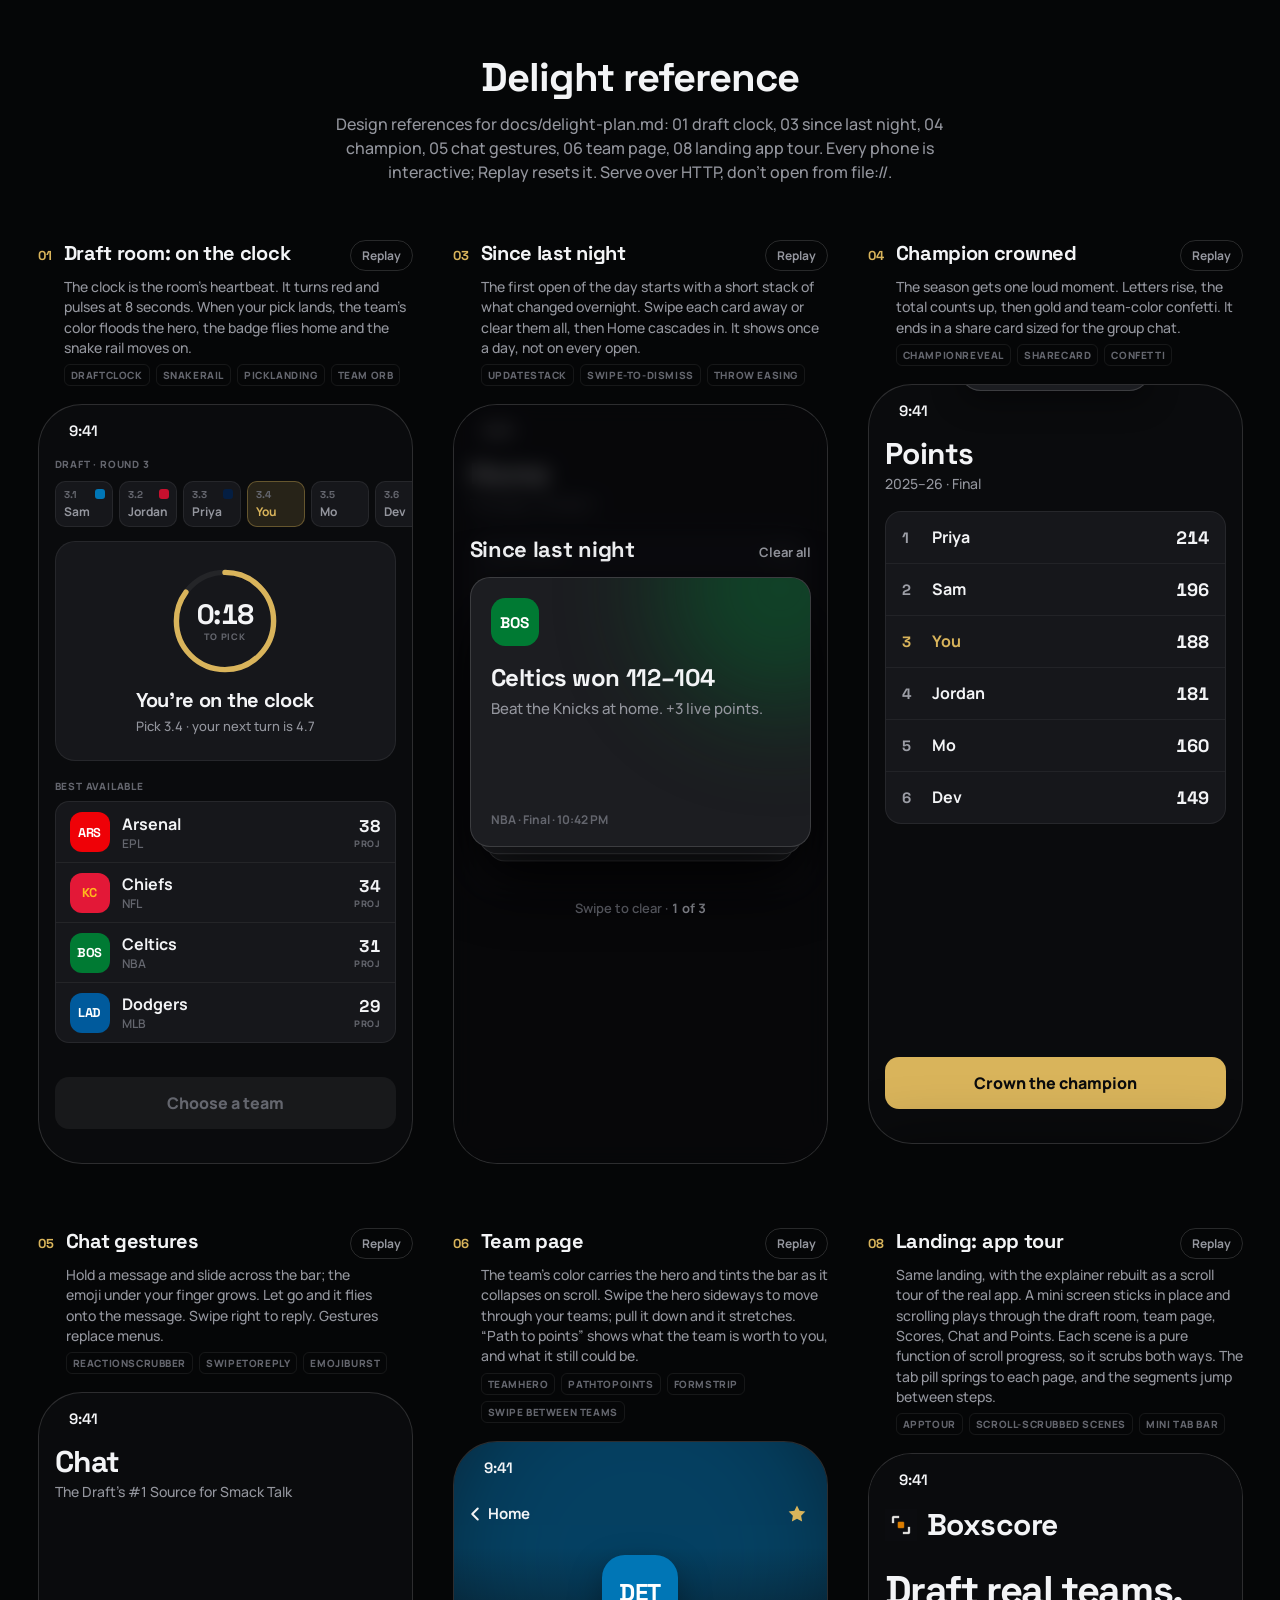
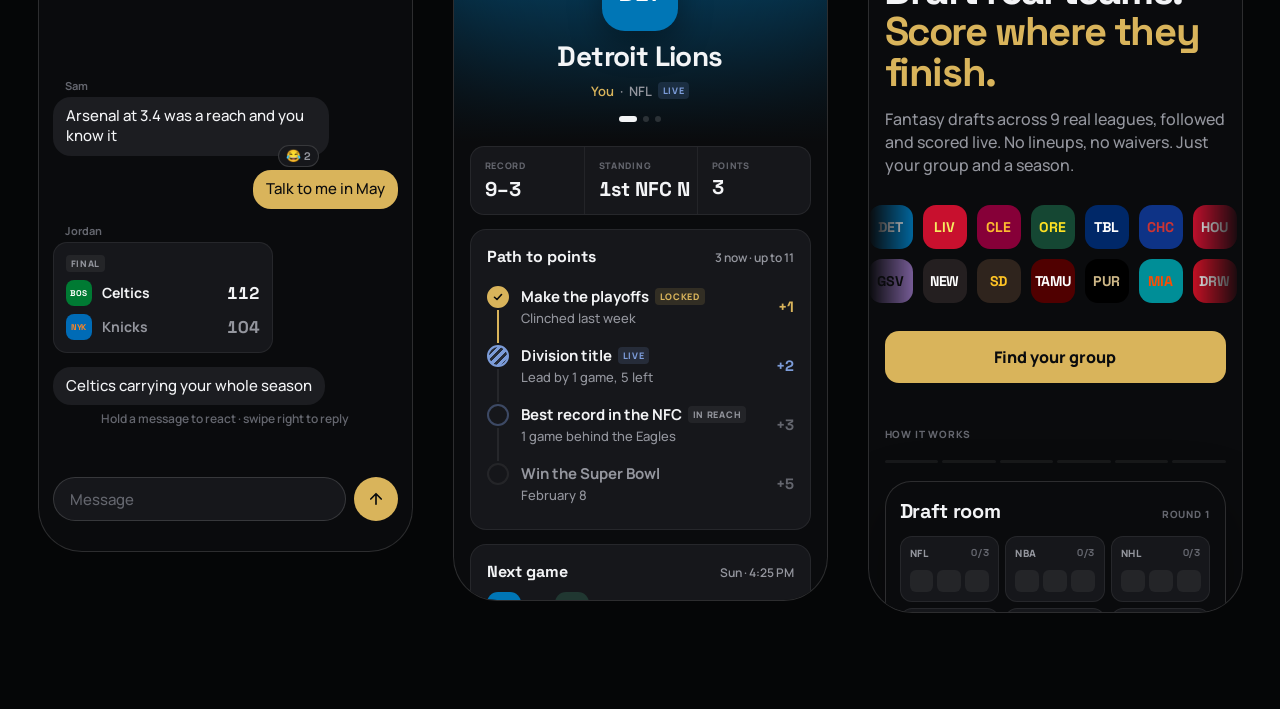
<file: docs/delight-reference/delight-reference.html>
<!DOCTYPE html>
<html lang="en">
<head>
<meta charset="utf-8">
<meta name="viewport" content="width=device-width,initial-scale=1">
<title>Delight reference · Boxscore</title>
<link rel="stylesheet" href="ds/styles.css">
<link rel="stylesheet" href="delight-2.css">
<link rel="stylesheet" href="delight-3.css">
<style>
*{box-sizing:border-box}
body{margin:0;background:#050607;color:var(--text);font-family:Manrope,sans-serif;-webkit-font-smoothing:antialiased}
a{color:var(--accent)}a:hover{color:var(--text)}
button{font:inherit;color:inherit;background:none;border:0;padding:0;cursor:pointer}
.dl-page{max-width:2100px;margin:0 auto;padding:56px 32px 96px}
.dl-intro{max-width:620px;margin:0 auto 56px;text-align:center}
.dl-intro h1{font:700 40px/1.1 'Space Grotesk';letter-spacing:-1px;margin:0 0 12px}
.dl-intro p{font:500 16px/1.5 Manrope;color:var(--text-sub);margin:0;text-wrap:pretty}
.dl-grid{display:flex;flex-wrap:wrap;gap:64px 40px;justify-content:center}
.dl-proto{width:375px;display:flex;flex-direction:column;gap:18px}
.dl-meta{display:grid;grid-template-columns:auto 1fr auto;gap:6px 12px;align-items:baseline}
.dl-num{font:700 13px 'Space Grotesk';color:var(--accent)}
.dl-meta h2{font:700 20px/1.2 'Space Grotesk';margin:0;letter-spacing:-.3px}
.dl-replay{font:700 12px Manrope;color:var(--text-sub);padding:6px 11px;border:1px solid var(--hairline-strong);border-radius:99px;transition:color 200ms,transform 120ms var(--ease-out)}
.dl-replay:hover{color:var(--text)}.dl-replay:active{transform:scale(.95)}
.dl-meta p{grid-column:2/4;margin:0;font:500 14px/1.45 Manrope;color:var(--text-sub);text-wrap:pretty}
.dl-new{grid-column:2/4;display:flex;flex-wrap:wrap;gap:6px}
.dl-new span{font:800 10px Manrope;letter-spacing:.06em;text-transform:uppercase;color:var(--text-mute);border:1px solid var(--hairline);border-radius:6px;padding:3px 6px}
.dl-phone{position:relative;width:375px;height:760px;border-radius:44px;overflow:hidden;background:var(--bg);border:1px solid var(--hairline-strong);user-select:none;-webkit-user-select:none;isolation:isolate}
.dl-status{height:48px;padding:16px 30px 0;font:600 15px 'Space Grotesk'}
.dl-title{font:700 30px/1.1 'Space Grotesk';letter-spacing:-.5px;margin:4px 16px 0}
.dl-sub{font:500 14px Manrope;color:var(--text-sub);margin:4px 16px 0}
.dl-label{font:800 10px Manrope;letter-spacing:.08em;text-transform:uppercase;color:var(--text-mute);padding:0 16px;margin:18px 0 8px}
.dl-badge{--s:40px;width:var(--s);height:var(--s);border-radius:calc(var(--s)*.3);background:var(--c1);color:var(--c2);display:grid;place-items:center;font:700 calc(var(--s)*.32) 'Space Grotesk';letter-spacing:-.02em;flex:none}
.dl-btn{width:100%;height:52px;border-radius:14px;background:var(--accent-fill);color:var(--on-accent);font:800 16px Manrope;display:flex;align-items:center;justify-content:center;gap:8px;transition:transform 120ms var(--ease-out),background 200ms,color 200ms}
.dl-btn:active{transform:scale(.97)}
.dl-btn:disabled{background:var(--fill-soft);color:var(--text-mute);cursor:default}
.dl-btn.ghost,.dl-btn.ghost:disabled{background:transparent;border:1px solid var(--hairline-strong);color:var(--text-sub)}
.dl-live{width:7px;height:7px;border-radius:50%;background:var(--live);animation:status-dot-pulse 1.4s infinite}
.dl-tag{font:800 9px Manrope;letter-spacing:.08em;text-transform:uppercase;padding:2px 5px;border-radius:4px;background:var(--fill-soft);color:var(--text-sub)}
.dl-tag.gold{background:var(--accent-soft);color:var(--accent)}
.dl-fly{position:absolute;z-index:50;pointer-events:none;display:grid;place-items:center;transform-origin:center}
.dl-odo{display:inline-flex}
.dl-odo-d{display:inline-block;height:1.1em;overflow:hidden;line-height:1.1}
.dl-odo-col{display:flex;flex-direction:column;transition:transform 800ms var(--ease-spring)}
@keyframes dl-rise{from{opacity:0;transform:translateY(14px)}}
@keyframes dl-pop{from{transform:scale(0)}}
@keyframes dl-ring{0%{box-shadow:0 0 0 0 var(--accent)}100%{box-shadow:0 0 0 16px transparent}}

/* 01 Draft */
.dr-strip{padding:2px 0 0 16px;overflow:hidden}
.dr-rail{display:flex;gap:6px;transition:transform 600ms var(--ease-out)}
.dr-slot{flex:none;width:58px;height:46px;border-radius:10px;background:var(--surface);border:1px solid var(--hairline);padding:6px 8px;display:flex;flex-direction:column;justify-content:space-between;position:relative;transition:background 320ms,border-color 320ms}
.dr-pk{font:700 10px 'Space Grotesk';color:var(--text-mute)}
.dr-nm{font:700 12px Manrope;color:var(--text-sub)}
.dr-slot.now{border-color:var(--accent-border);background:var(--accent-soft)}
.dr-slot.now .dr-nm{color:var(--accent)}
.dr-mini{position:absolute;top:7px;right:7px;width:10px;height:10px;border-radius:3px}
.dr-slot.pop .dr-mini{animation:dl-pop 500ms var(--ease-spring)}
.dr-hero{position:relative;margin:14px 16px 0;height:220px;border-radius:20px;background:var(--surface);border:1px solid var(--hairline);overflow:hidden;display:flex;flex-direction:column;align-items:center;justify-content:center;gap:12px}
.dr-flood{position:absolute;left:50%;top:42%;width:420px;height:420px;margin:-210px 0 0 -210px;border-radius:50%;background:var(--tc1,transparent);filter:blur(60px);opacity:0;transform:scale(.2);transition:opacity 700ms var(--ease-out),transform 1100ms var(--ease-out)}
.dr-hero.landed .dr-flood{opacity:.5;transform:scale(1)}
.dr-clock{position:relative;width:108px;height:108px;transition:opacity 260ms,transform 400ms var(--ease-out)}
.dr-clock svg{width:100%;height:100%;transform:rotate(-90deg)}
.dr-track{fill:none;stroke:var(--fill-soft);stroke-width:6}
.dr-ring{fill:none;stroke:var(--accent);stroke-width:6;stroke-linecap:round;stroke-dasharray:339.3;transition:stroke-dashoffset 1000ms linear,stroke 300ms}
.dr-time{position:absolute;inset:0;display:grid;place-content:center;text-align:center;gap:2px}
.dr-time b{font:700 28px/1 'Space Grotesk';font-variant-numeric:tabular-nums;letter-spacing:-.5px;transition:color 300ms}
.dr-time span{font:800 9px Manrope;letter-spacing:.08em;text-transform:uppercase;color:var(--text-mute)}
.dr-hero.hurry .dr-ring{stroke:var(--live)}
.dr-hero.hurry .dr-time b{color:var(--live)}
.dr-hero.hurry .dr-clock{animation:dr-beat 1s var(--ease-out) infinite}
@keyframes dr-beat{0%{transform:scale(1)}12%{transform:scale(1.05)}35%{transform:scale(1)}}
.dr-head{text-align:center;transition:opacity 260ms,transform 400ms var(--ease-out)}
.dr-head h3{margin:0;font:700 20px 'Space Grotesk';letter-spacing:-.3px}
.dr-head p{margin:4px 0 0;font:500 13px Manrope;color:var(--text-sub)}
.dr-hero.landed .dr-clock,.dr-hero.landed .dr-head{opacity:0;transform:scale(.85)}
.dr-landed{position:absolute;inset:0;display:flex;flex-direction:column;align-items:center;justify-content:center;gap:6px;text-align:center;pointer-events:none}
.dr-lb{margin-bottom:8px}
.dr-lb.ring .dl-badge{animation:dl-ring 900ms var(--ease-out)}
.dr-lt,.dr-ls,.dr-next{opacity:0}
.dr-lt{font:700 24px 'Space Grotesk';letter-spacing:-.4px}
.dr-ls{font:600 13px Manrope;color:var(--text-sub)}
.dr-next{font:700 11px Manrope;color:var(--text);margin-top:8px;padding:4px 10px;border-radius:99px;background:rgba(var(--hero-fade-rgb),.55)}
.dr-landed.in .dr-lt{opacity:1;animation:dl-rise 500ms var(--ease-out) both}
.dr-landed.in .dr-ls{opacity:1;animation:dl-rise 500ms 90ms var(--ease-out) both}
.dr-landed .dr-next{opacity:1;animation:dl-rise 500ms var(--ease-out) both}
.dr-list{margin:0 16px;border:1px solid var(--hairline);border-radius:14px;background:var(--surface);overflow:hidden}
.dr-row{display:flex;align-items:center;gap:12px;width:100%;padding:0 14px;height:60px;text-align:left;border-top:1px solid var(--divider);overflow:hidden;transition:background 200ms,opacity 260ms,height 380ms var(--ease-out)}
.dr-row:first-child{border-top:0}
.dr-row:hover{background:var(--hover)}
.dr-row.sel{background:var(--accent-soft)}
.dr-row.sel .dr-tn b{color:var(--accent)}
.dr-row.gone{height:0;opacity:0;border-top-color:transparent}
.dr-tn{flex:1;display:flex;flex-direction:column}
.dr-tn b{font:700 16px Manrope;transition:color 200ms}
.dr-tn small{font:600 12px Manrope;color:var(--text-mute)}
.dr-pr{font:700 17px 'Space Grotesk';font-variant-numeric:tabular-nums;text-align:right;display:flex;flex-direction:column}
.dr-pr small{font:800 9px Manrope;letter-spacing:.06em;text-transform:uppercase;color:var(--text-mute)}
.dr-cta{position:absolute;left:16px;right:16px;bottom:34px}

/* 02 Rank */
.rk-slot{margin:14px 16px 0;height:44px}
.rk-trigger{width:100%;height:44px;border-radius:10px;border:1px dashed var(--hairline-strong);color:var(--text-sub);font:700 13px Manrope;transition:color 200ms,border-color 200ms}
.rk-trigger:hover{color:var(--accent);border-color:var(--accent-border)}
.rk-banner{height:44px;padding:0 12px;border-radius:10px;background:var(--accent-soft);border:1px solid var(--accent-border);color:var(--accent);font:600 13px Manrope;display:flex;gap:10px;align-items:center;animation:dl-rise 420ms var(--ease-out)}
.rk-banner .dl-badge{border-radius:6px}
.rk-list{margin:12px 16px 0;border:1px solid var(--hairline);border-radius:16px;background:var(--surface);position:relative}
.rk-row{display:grid;grid-template-columns:20px 1fr auto;gap:6px 12px;align-items:center;padding:11px 14px;border-top:1px solid var(--lb-divider);background:var(--surface);position:relative}
.rk-row:first-child{border-top-color:transparent;border-radius:15px 15px 0 0}
.rk-row:last-child{border-radius:0 0 15px 15px}
.rk-row.me{background:color-mix(in srgb,var(--accent) 7%,var(--surface));box-shadow:inset 0 0 0 1px var(--lb-accent-wash-border)}
.rk-row.lift{z-index:3;box-shadow:inset 0 0 0 1px var(--lb-accent-wash-border),0 14px 34px rgba(0,0,0,.55);border-radius:12px}
.rk-row.flash{animation:just-scored 1000ms var(--ease-out)}
.rk-rank{font:700 15px 'Space Grotesk';color:var(--lb-rank-mid);grid-row:1/3}
.rk-row.me .rk-rank{color:var(--accent)}
.rk-nm{display:flex;align-items:center;gap:8px;font:700 15px Manrope;color:var(--lb-ink-2)}
.rk-pts{font:700 18px 'Space Grotesk';font-variant-numeric:tabular-nums;grid-row:1/3;grid-column:3;justify-content:flex-end;min-width:44px}
.rk-bar{height:6px;border-radius:3px;background:var(--fill-soft);display:flex;overflow:hidden}
.rk-bar i{display:block;height:100%;transition:width 900ms var(--ease-out)}
.rk-bar .lk{background:var(--accent)}.rk-bar .lv{background:var(--live-stripe)}
.rk-d{font:800 10px Manrope;border-radius:5px;padding:2px 5px;animation:dl-pop 500ms var(--ease-spring)}
.rk-d.up{color:var(--win);background:var(--win-soft)}.rk-d.dn{color:var(--text-mute);background:var(--fill-soft)}
.rk-race{position:relative;margin:0 16px;height:124px;border:1px solid var(--hairline);border-radius:16px;background:var(--surface);padding:6px 0}
.rk-race svg{position:absolute;left:0;top:6px;width:290px;height:112px;overflow:visible}
.rk-race polyline,.rk-race path{fill:none;stroke-linecap:round;stroke-linejoin:round}
.rk-seg{stroke-dasharray:1;stroke-dashoffset:1;transition:stroke-dashoffset 700ms var(--ease-out)}
.rk-seg.on{stroke-dashoffset:0}
.rk-lbl{position:absolute;left:296px;font:700 11px Manrope;color:var(--text-mute);transform:translateY(-50%);transition:top 700ms var(--ease-spring)}
.rk-lbl.me{color:var(--accent)}
.rk-dot{transition:opacity 300ms}

/* 03 Daily open */
.do-hd{display:flex;align-items:center;gap:10px}
.do-pill{margin-top:6px;font:800 11px Manrope;color:var(--accent);background:var(--accent-soft);border:1px solid var(--accent-border);border-radius:99px;padding:4px 10px;opacity:0;transform:scale(.4);transition:opacity 300ms,transform 500ms var(--ease-spring)}
.do-pill.on{opacity:1;transform:none}
.do-home{margin:18px 16px 0;border:1px solid var(--hairline);border-radius:20px;background:var(--surface);overflow:hidden}
.do-lh{display:flex;justify-content:space-between;padding:14px 16px 6px;font:800 10px Manrope;letter-spacing:.08em;text-transform:uppercase;color:var(--text-mute)}
.do-row{display:flex;align-items:center;gap:12px;padding:10px 16px;border-top:1px solid var(--divider);opacity:0}
.do-row:nth-child(2){border-top-color:transparent}
.do-row b{flex:1;font:700 16px Manrope}
.do-row em{font:700 16px 'Space Grotesk';font-style:normal;font-variant-numeric:tabular-nums}
.do-home.in .do-row{opacity:1;animation:bx-row-in 520ms var(--ease-out) both;animation-delay:calc(var(--i)*45ms)}
.do-scrim{position:absolute;inset:0;background:rgba(var(--overlay-rgb),.7);backdrop-filter:blur(10px);-webkit-backdrop-filter:blur(10px);transition:opacity 450ms var(--ease-out);z-index:5}
.do-wrap{position:absolute;left:16px;right:16px;top:130px;z-index:6;transition:opacity 300ms,transform 450ms var(--ease-out)}
.do-k{display:flex;justify-content:space-between;align-items:baseline;margin-bottom:14px}
.do-k span{font:700 22px 'Space Grotesk';letter-spacing:-.3px}
.do-clear{font:700 13px Manrope;color:var(--text-sub)}.do-clear:hover{color:var(--text)}
.do-stack{position:relative;height:270px}
.do-card{position:absolute;inset:0;border-radius:20px;background:var(--surface-2);border:1px solid var(--hairline-strong);padding:20px;overflow:hidden;box-shadow:0 24px 64px rgba(0,0,0,.5);touch-action:none;cursor:grab;transform:translateY(130%);opacity:0;transition:transform 600ms var(--ease-out),opacity 400ms}
.do-card:active{cursor:grabbing}
.do-orb{position:absolute;width:240px;height:240px;right:-90px;top:-110px;border-radius:50%;background:var(--c1);filter:blur(56px);opacity:.42;pointer-events:none}
.do-card h4{margin:18px 0 6px;font:700 24px/1.15 'Space Grotesk';letter-spacing:-.4px;position:relative}
.do-card p{margin:0;font:500 15px/1.4 Manrope;color:var(--text-sub);position:relative;text-wrap:pretty}
.do-m{position:absolute;left:20px;right:20px;bottom:18px;display:flex;gap:8px;align-items:center;font:700 12px Manrope;color:var(--text-mute)}
.do-hint{margin-top:52px;text-align:center;font:600 13px Manrope;color:var(--text-mute)}
.do-hint b{color:var(--text-sub);font-variant-numeric:tabular-nums}
.do-done .do-scrim{opacity:0;pointer-events:none}
.do-done .do-wrap{opacity:0;transform:translateY(-20px);pointer-events:none}

/* 04 Champion */
.ch-table{margin:18px 16px 0;border:1px solid var(--hairline);border-radius:16px;background:var(--surface)}
.ch-tr{display:flex;align-items:center;gap:14px;padding:14px 16px;border-top:1px solid var(--lb-divider)}
.ch-tr:first-child{border-top:0}
.ch-tr span{width:16px;font:700 15px 'Space Grotesk';color:var(--lb-rank-mid)}
.ch-tr b{flex:1;font:700 16px Manrope}
.ch-tr em{font:700 18px 'Space Grotesk';font-style:normal;font-variant-numeric:tabular-nums}
.ch-tr.me b,.ch-tr.me span{color:var(--accent)}
.ch-stage{position:absolute;inset:0;z-index:10;background:var(--bg);opacity:0;pointer-events:none;transition:opacity 500ms var(--ease-out);overflow:hidden}
.ch-stage.on{opacity:1;pointer-events:auto}
.ch-stage canvas{position:absolute;inset:0;width:100%;height:100%;z-index:2;pointer-events:none}
.ch-orb{position:absolute;left:50%;top:34%;width:460px;height:460px;margin:-230px 0 0 -230px;border-radius:50%;background:radial-gradient(closest-side,#C8102E,transparent 70%);opacity:0;transform:scale(.3);transition:opacity 1200ms var(--ease-out),transform 1600ms var(--ease-out)}
.ch-stage.p2 .ch-orb{opacity:.45;transform:scale(1)}
.ch-in{position:absolute;inset:0;display:flex;flex-direction:column;align-items:center;padding:150px 24px 0;text-align:center}
.ch-k{font:800 11px Manrope;letter-spacing:.08em;text-transform:uppercase;color:var(--accent);opacity:0}
.ch-name{font:700 64px/1 'Space Grotesk';letter-spacing:-2px;margin-top:14px;display:flex;overflow:hidden;padding-bottom:4px}
.ch-name span{display:inline-block;transform:translateY(110%)}
.ch-total{margin-top:20px;display:flex;flex-direction:column;align-items:center;gap:6px;opacity:0}
.ch-total b{font:700 88px/1 'Space Grotesk';letter-spacing:-3px;font-variant-numeric:tabular-nums;color:var(--accent)}
.ch-total b.pop{animation:ch-pop 600ms var(--ease-spring)}
@keyframes ch-pop{40%{transform:scale(1.08)}}
.ch-total span{font:600 14px Manrope;color:var(--text-sub)}
.ch-teams{display:flex;gap:10px;margin-top:30px}
.ch-t{display:flex;flex-direction:column;align-items:center;gap:6px;opacity:0;transform:translateY(-24px) scale(.6)}
.ch-t span{font:700 12px 'Space Grotesk';color:var(--text-sub);font-variant-numeric:tabular-nums}
.ch-act{position:absolute;left:16px;right:16px;bottom:34px;display:flex;flex-direction:column;gap:10px;opacity:0;transform:translateY(16px);transition:opacity 400ms,transform 500ms var(--ease-out)}
.ch-stage.p1 .ch-k{opacity:1;animation:dl-rise 500ms var(--ease-out) both}
.ch-stage.p1 .ch-name span{transform:none;transition:transform 640ms var(--ease-out);transition-delay:calc(120ms + var(--i)*55ms)}
.ch-stage.p2 .ch-total{opacity:1;animation:dl-rise 500ms var(--ease-out) both}
.ch-stage.p3 .ch-t{opacity:1;transform:none;transition:opacity 300ms,transform 600ms var(--ease-spring);transition-delay:calc(var(--i)*70ms)}
.ch-stage.p4 .ch-act{opacity:1;transform:none}
.ch-toast{position:absolute;left:50%;top:56px;z-index:40;transform:translate(-50%,-90px);padding:10px 16px;border-radius:99px;background:var(--surface-2);border:1px solid var(--hairline-strong);font:700 13px Manrope;white-space:nowrap;box-shadow:0 10px 30px rgba(0,0,0,.4);transition:transform 500ms var(--ease-spring)}
.ch-toast.on{transform:translate(-50%,0)}
.ch-veil{position:absolute;inset:0;z-index:29;background:var(--overlay);opacity:0;pointer-events:none;transition:opacity 400ms}
.ch-veil.on{opacity:1;pointer-events:auto}
.ch-sheet{position:absolute;left:0;right:0;bottom:0;z-index:30;transform:translateY(105%);transition:transform 520ms var(--ease-sheet);background:var(--sheet);border-radius:28px 28px 0 0;padding:10px 20px 34px;box-shadow:0 -20px 60px rgba(0,0,0,.5);display:flex;flex-direction:column;align-items:center}
.ch-sheet.open{transform:none}
.ch-grab{width:36px;height:5px;border-radius:3px;background:var(--hairline-strong)}
.ch-sheet h3{margin:14px 0 16px;font:700 20px 'Space Grotesk';align-self:flex-start}
.ch-card{position:relative;width:240px;height:300px;border-radius:20px;background:#0A0B0D;border:1px solid rgba(255,255,255,.1);overflow:hidden;padding:18px;display:flex;flex-direction:column;color:#F3F4F6;margin-bottom:20px}
.ch-corb{position:absolute;width:260px;height:260px;left:-60px;top:-120px;border-radius:50%;background:#C8102E;filter:blur(60px);opacity:.5}
.ch-logo{position:relative;display:flex;align-items:center;gap:6px}.ch-logo img{width:16px;height:16px}.ch-logo span{font:700 13px 'Space Grotesk';letter-spacing:-.2px}
.ch-ck{position:relative;margin-top:auto;font:800 9px Manrope;letter-spacing:.08em;text-transform:uppercase;color:#D9B45B}
.ch-cn{position:relative;font:700 40px/1 'Space Grotesk';letter-spacing:-1.2px;margin-top:6px}
.ch-cp{position:relative;font:600 12px Manrope;color:#94969E;margin-top:6px}
.ch-race{position:relative;width:100%;height:46px;margin-top:14px;overflow:visible}
.ch-race polyline{fill:none;stroke-linecap:round;stroke-linejoin:round}
.ch-draw{stroke-dasharray:1;stroke-dashoffset:1}
.ch-sheet.open .ch-draw{stroke-dashoffset:0;transition:stroke-dashoffset 1100ms 300ms var(--ease-out)}
.ch-cb{position:relative;display:flex;gap:5px;margin-top:14px}
.ch-cb .dl-badge{border-radius:7px}
.ch-cf{position:relative;font:600 10px Manrope;color:#64666E;margin-top:10px}

/* 05 Chat */
.ct-thread{position:absolute;top:118px;bottom:146px;left:0;right:0;padding:0 14px;display:flex;flex-direction:column;justify-content:flex-end;gap:14px}
.ct-msg{display:flex;flex-direction:column;align-items:flex-start;max-width:80%;position:relative;transform:translateX(var(--sw,0px));transition:transform 360ms var(--ease-spring),opacity 260ms,filter 260ms}
.ct-msg.swiping{transition:none}
.ct-msg.mine{align-self:flex-end;align-items:flex-end}
.ct-who{font:700 11px Manrope;color:var(--text-mute);margin:0 0 4px 12px}
.ct-bub{padding:9px 13px;border-radius:18px;background:var(--surface-2);font:500 15px/1.38 Manrope;touch-action:pan-y;cursor:pointer;transition:transform 260ms var(--ease-spring)}
.ct-msg.mine .ct-bub{background:var(--accent-fill);color:var(--on-accent)}
.ct-bub.press{transform:scale(.97)}
.ct-msg.hot .ct-bub{transform:scale(1.05)}
.ct-thread.focus .ct-msg:not(.hot){opacity:.22;filter:blur(1.5px)}
.ct-game{background:var(--surface);border:1px solid var(--hairline);border-radius:14px;width:220px;padding:12px;display:flex;flex-direction:column;gap:8px}
.ct-gr{display:flex;align-items:center;gap:10px}
.ct-gr .dl-badge{border-radius:8px}
.ct-gr b{flex:1;font:700 14px Manrope}
.ct-gr em{font:700 17px 'Space Grotesk';font-style:normal;font-variant-numeric:tabular-nums}
.ct-gr.lose b,.ct-gr.lose em{color:var(--text-sub)}
.ct-rx{position:absolute;bottom:-11px;right:10px;display:flex;align-items:center;gap:3px;padding:2px 7px;border-radius:99px;background:var(--surface);border:1px solid var(--hairline-strong);font:700 11px 'Space Grotesk';color:var(--text-sub);z-index:2}
.ct-msg.mine .ct-rx{right:auto;left:10px}
.ct-rx i{font-style:normal;font-size:12px;letter-spacing:-2px;padding-right:2px}
.ct-rx.pop{animation:ch-pop 500ms var(--ease-spring)}
.ct-arrow{position:absolute;left:-34px;top:50%;width:26px;height:26px;margin-top:-13px;border-radius:50%;background:var(--surface-2);display:grid;place-items:center;color:var(--text-sub);opacity:0;transition:transform 300ms var(--ease-spring),background 200ms,color 200ms}
.ct-arrow.tick{transform:scale(1.15);background:var(--accent-soft);color:var(--accent)}
.ct-bar{position:absolute;z-index:20;display:flex;gap:2px;padding:6px 8px;border-radius:99px;background:var(--sheet);border:1px solid var(--hairline-strong);box-shadow:0 14px 40px rgba(0,0,0,.5);animation:ct-bar-in 380ms var(--ease-spring);transform-origin:center bottom}
@keyframes ct-bar-in{from{opacity:0;transform:translateY(10px) scale(.7)}}
.ct-bar.out{opacity:0;transform:scale(.85);transition:opacity 180ms,transform 180ms}
.ct-bar span{width:34px;height:36px;display:grid;place-items:center;font-size:24px;line-height:1;cursor:pointer;transform-origin:center bottom;transition:transform 160ms var(--ease-out)}
.ct-mini{position:absolute;z-index:55;font-size:16px;pointer-events:none}
.ct-hint{position:absolute;left:0;right:0;bottom:124px;text-align:center;font:600 12px Manrope;color:var(--text-mute)}
.ct-replying{position:absolute;left:14px;right:14px;bottom:86px;height:30px;display:flex;align-items:center;justify-content:space-between;padding:0 6px 0 12px;font:600 12px Manrope;color:var(--text-sub);border-radius:10px;background:var(--surface);border:1px solid var(--hairline);opacity:0;transform:translateY(12px);transition:opacity 220ms,transform 380ms var(--ease-spring);pointer-events:none}
.ct-replying b{color:var(--accent)}
.ct-replying.on{opacity:1;transform:none;pointer-events:auto}
.ct-replying button{width:24px;height:24px;display:grid;place-items:center;color:var(--text-mute)}
.ct-comp{position:absolute;left:14px;right:14px;bottom:30px;display:flex;gap:8px}
.ct-input{flex:1;height:44px;border-radius:22px;background:var(--surface);border:1px solid var(--hairline-strong);padding:0 16px;display:flex;align-items:center;font:500 15px Manrope;color:var(--text-mute)}
.ct-send{width:44px;height:44px;border-radius:50%;background:var(--accent-fill);color:var(--on-accent);display:grid;place-items:center}
@media (prefers-reduced-motion:reduce){.dl-phone *,.dl-phone *::before{animation-duration:1ms!important;transition-duration:1ms!important;animation-delay:0ms!important;transition-delay:0ms!important}}
</style>
</head>
<body>
<main class="dl-page">
<header class="dl-intro"><h1>Delight reference</h1><p>Design references for docs/delight-plan.md: 01 draft clock, 03 since last night, 04 champion, 05 chat gestures, 06 team page, 08 landing app tour. Every phone is interactive; Replay resets it. Serve over HTTP, don’t open from file://.</p></header>
<div class="dl-grid">
<article class="dl-proto" data-screen-label="01 Draft clock"><div class="dl-meta"><span class="dl-num">01</span><h2>Draft room: on the clock</h2><button class="dl-replay" data-replay="draft">Replay</button><p>The clock is the room’s heartbeat. It turns red and pulses at 8 seconds. When your pick lands, the team’s color floods the hero, the badge flies home and the snake rail moves on.</p><div class="dl-new"><span>DraftClock</span><span>SnakeRail</span><span>PickLanding</span><span>Team orb</span></div></div><div class="dl-phone" id="p-draft"></div></article>
<article class="dl-proto" data-screen-label="03 Daily open"><div class="dl-meta"><span class="dl-num">03</span><h2>Since last night</h2><button class="dl-replay" data-replay="daily">Replay</button><p>The first open of the day starts with a short stack of what changed overnight. Swipe each card away or clear them all, then Home cascades in. It shows once a day, not on every open.</p><div class="dl-new"><span>UpdateStack</span><span>Swipe-to-dismiss</span><span>Throw easing</span></div></div><div class="dl-phone" id="p-daily"></div></article>
<article class="dl-proto" data-screen-label="04 Champion"><div class="dl-meta"><span class="dl-num">04</span><h2>Champion crowned</h2><button class="dl-replay" data-replay="champ">Replay</button><p>The season gets one loud moment. Letters rise, the total counts up, then gold and team-color confetti. It ends in a share card sized for the group chat.</p><div class="dl-new"><span>ChampionReveal</span><span>ShareCard</span><span>Confetti</span></div></div><div class="dl-phone" id="p-champ"></div></article>
<article class="dl-proto" data-screen-label="05 Chat gestures"><div class="dl-meta"><span class="dl-num">05</span><h2>Chat gestures</h2><button class="dl-replay" data-replay="chat">Replay</button><p>Hold a message and slide across the bar; the emoji under your finger grows. Let go and it flies onto the message. Swipe right to reply. Gestures replace menus.</p><div class="dl-new"><span>ReactionScrubber</span><span>SwipeToReply</span><span>EmojiBurst</span></div></div><div class="dl-phone" id="p-chat"></div></article>
<article class="dl-proto" data-screen-label="06 Team page"><div class="dl-meta"><span class="dl-num">06</span><h2>Team page</h2><button class="dl-replay" data-replay2="team">Replay</button><p>The team’s color carries the hero and tints the bar as it collapses on scroll. Swipe the hero sideways to move through your teams; pull it down and it stretches. “Path to points” shows what the team is worth to you, and what it still could be.</p><div class="dl-new"><span>TeamHero</span><span>PathToPoints</span><span>FormStrip</span><span>Swipe between teams</span></div></div><div class="dl-phone" id="p-team"></div></article>
<article class="dl-proto" data-screen-label="08 Landing app tour"><div class="dl-meta"><span class="dl-num">08</span><h2>Landing: app tour</h2><button class="dl-replay" data-replay3="tour">Replay</button><p>Same landing, with the explainer rebuilt as a scroll tour of the real app. A mini screen sticks in place and scrolling plays through the draft room, team page, Scores, Chat and Points. Each scene is a pure function of scroll progress, so it scrubs both ways. The tab pill springs to each page, and the segments jump between steps.</p><div class="dl-new"><span>AppTour</span><span>Scroll-scrubbed scenes</span><span>Mini tab bar</span></div></div><div class="dl-phone" id="p-tour"></div></article>
</div>
</main>
<script src="delight.js"></script>
<script src="delight-2.js"></script>
<script src="delight-3.js"></script>
</body>
</html>
</file>
<file: docs/delight-reference/ds/styles.css>
@import url('tokens/fonts.css');
@import url('tokens/colors.css');
@import url('tokens/typography.css');
@import url('tokens/spacing.css');
@import url('tokens/motion.css');
@import url('tokens/base.css');
@import url('components/components.css');
</file>
<file: docs/delight-reference/delight-2.css>
.dl-scroll{position:absolute;inset:0;overflow-y:auto;overflow-x:hidden;scrollbar-width:none;overscroll-behavior:contain}
.dl-scroll::-webkit-scrollbar{display:none}
.dl-top{position:absolute;top:0;left:0;right:0;z-index:8;pointer-events:none}
.dl-tag.blue{background:var(--provisional-soft);color:var(--provisional)}

/* 06 Team page */
.tp-bar{position:absolute;top:0;left:0;right:0;z-index:7;height:96px;padding:48px 8px 0;display:flex;align-items:center;gap:8px;pointer-events:none}
.tp-bar-bg{position:absolute;inset:0;background:color-mix(in srgb,var(--tc) 20%,var(--bg));border-bottom:1px solid var(--hairline);opacity:var(--p,0);transition:background 600ms var(--ease-out)}
.tp-back{position:relative;pointer-events:auto;display:flex;align-items:center;gap:2px;font:700 15px Manrope;height:44px;padding:0 8px 0 2px;border-radius:12px;transition:background 200ms}
.tp-back:hover{background:var(--hover)}
.tp-mini{position:relative;display:flex;align-items:center;gap:8px;font:700 16px 'Space Grotesk';opacity:var(--p,0);transform:translateY(calc((1 - var(--p,0))*8px))}
.tp-mini .dl-badge{border-radius:8px}
.tp-star{position:relative;margin-left:auto;pointer-events:auto;width:44px;height:44px;display:grid;place-items:center;color:var(--star-idle);transition:color 200ms}
.tp-star.on{color:var(--star-on)}
.tp-star.on svg{animation:tp-star 520ms var(--ease-spring)}
@keyframes tp-star{40%{transform:scale(1.25) rotate(-10deg)}}
.tp-hero{position:relative;height:300px;overflow:hidden;touch-action:pan-y;cursor:grab}
.tp-orb{position:absolute;left:50%;top:38%;width:520px;height:520px;margin:-260px 0 0 -260px;border-radius:50%;background:var(--tc);filter:blur(72px);opacity:.5;transition:background 700ms var(--ease-out)}
.tp-scrim{position:absolute;inset:0;background:linear-gradient(to bottom,rgba(var(--hero-fade-rgb),0) 35%,rgba(var(--hero-fade-rgb),1))}
.tp-hc{position:absolute;left:0;right:0;bottom:20px;display:flex;flex-direction:column;align-items:center;gap:10px;text-align:center;transform:translateY(calc(var(--y,0)*1px));opacity:calc(1 - var(--p,0))}
.tp-hc .dl-badge{box-shadow:0 12px 32px rgba(0,0,0,.35)}
.tp-name{font:700 28px/1.1 'Space Grotesk';letter-spacing:-.6px}
.tp-meta{display:flex;gap:6px;align-items:center;font:600 13px Manrope;color:var(--text-sub)}
.tp-meta .me{color:var(--accent)}
.tp-dots{display:flex;gap:6px;margin-top:6px;pointer-events:auto}
.tp-dots button{width:6px;height:6px;border-radius:3px;background:var(--hairline-strong);transition:width 320ms var(--ease-out),background 320ms}
.tp-dots button.on{width:18px;background:var(--text)}
.tp-body{padding:4px 16px 48px;display:flex;flex-direction:column;gap:14px}
.tp-in{animation:tp-in 520ms var(--ease-out) both;animation-delay:calc(var(--k,0)*50ms)}
@keyframes tp-in{from{opacity:0;transform:translate(calc(var(--dir,0)*40px),calc((1 - var(--dz,0))*14px))}}
.tp-stats{display:grid;grid-template-columns:repeat(3,minmax(0,1fr));border:1px solid var(--hairline);border-radius:14px;background:var(--surface)}
.tp-stat{padding:12px 14px;border-left:1px solid var(--divider)}
.tp-stat:first-child{border-left:0}
.tp-stat small{display:block;font:800 9px Manrope;letter-spacing:.08em;text-transform:uppercase;color:var(--text-mute)}
.tp-stat b{display:flex;margin-top:4px;font:700 20px 'Space Grotesk';font-variant-numeric:tabular-nums;white-space:nowrap}
.tp-card{border:1px solid var(--hairline);border-radius:16px;background:var(--surface);padding:16px}
.tp-ch{display:flex;justify-content:space-between;align-items:baseline;margin-bottom:10px;gap:10px}
.tp-ch h4{margin:0;font:700 16px 'Space Grotesk'}
.tp-ch span{font:600 12px Manrope;color:var(--text-sub)}
.tp-step{display:grid;grid-template-columns:22px 1fr auto;gap:12px;position:relative;padding:9px 0}
.tp-step:not(:last-child)::after{content:'';position:absolute;left:10px;top:33px;bottom:-7px;width:2px;background:var(--hairline);transform-origin:top}
.tp-step.locked:not(:last-child)::after{background:var(--accent);animation:tp-line 500ms var(--ease-out) both;animation-delay:calc(var(--i)*90ms + 380ms)}
@keyframes tp-line{from{transform:scaleY(0)}}
.tp-node{width:22px;height:22px;border-radius:50%;border:2px solid var(--hairline-strong);display:grid;place-items:center;position:relative;z-index:1;background:var(--surface);animation:dl-pop 460ms var(--ease-spring) both;animation-delay:calc(var(--i)*90ms + 200ms)}
.tp-step.locked .tp-node{background:var(--accent);border-color:var(--accent);color:var(--on-accent)}
.tp-step.live .tp-node{border-color:var(--provisional);background:var(--live-stripe)}
.tp-step.reach .tp-node{border-color:var(--provisional-border)}
.tp-step.off .tp-node{opacity:.45}
.tp-sl b{display:flex;align-items:center;gap:6px;font:700 15px Manrope}
.tp-sl small{display:block;margin-top:2px;font:500 13px Manrope;color:var(--text-sub)}
.tp-step.off .tp-sl b{color:var(--text-sub)}
.tp-sp{font:700 15px 'Space Grotesk';align-self:center;color:var(--text-mute)}
.tp-step.locked .tp-sp{color:var(--accent)}.tp-step.live .tp-sp{color:var(--provisional)}
.tp-next{display:flex;align-items:center;gap:10px}
.tp-next .dl-badge{border-radius:11px}
.tp-vs{font:700 12px Manrope;color:var(--text-mute)}
.tp-next b{flex:1;font:700 15px Manrope}
.tp-cd{font:700 15px 'Space Grotesk';font-variant-numeric:tabular-nums;color:var(--text-sub)}
.tp-form{display:grid;grid-template-columns:repeat(5,minmax(0,1fr));gap:8px}
.tp-fc{display:flex;flex-direction:column;align-items:center;gap:6px}
.tp-fbar{width:100%;height:60px;position:relative}
.tp-fbar::before{content:'';position:absolute;left:0;right:0;top:50%;height:1px;background:var(--divider)}
.tp-fbar i{position:absolute;left:22%;right:22%;bottom:50%;height:calc(var(--m)*1%);border-radius:4px 4px 1px 1px;background:var(--win);transform-origin:bottom;animation:tp-grow 600ms var(--ease-spring) both;animation-delay:calc(var(--i)*60ms + 300ms)}
.tp-fc.l .tp-fbar i{bottom:auto;top:50%;border-radius:1px 1px 4px 4px;background:var(--loss);transform-origin:top}
.tp-fc.d .tp-fbar i{background:var(--draw);height:4%;bottom:48%}
@keyframes tp-grow{from{transform:scaleY(0)}}
.tp-fp{font:800 10px Manrope;letter-spacing:.06em;color:var(--win)}
.tp-fc.l .tp-fp{color:var(--loss)}.tp-fc.d .tp-fp{color:var(--draw)}
.tp-fo{font:700 11px 'Space Grotesk';color:var(--text-sub);font-variant-numeric:tabular-nums}
.tp-fx{font:600 10px Manrope;color:var(--text-mute)}

/* 07 Landing */
.ld-cover{position:absolute;top:0;left:0;right:0;height:48px;z-index:8;background:var(--bg)}
.ld-in{padding-top:48px}
.ld-hd{display:flex;align-items:center;gap:10px;padding:6px 16px 0}
.ld-hd img{width:32px;height:32px}.ld-hd h1{margin:0;font:700 30px/1.1 'Space Grotesk';letter-spacing:-.5px}
.ld-hero{padding:30px 16px 0}
.ld-hero h1{font:700 40px/1.02 'Space Grotesk';letter-spacing:-1.4px;margin:0}
.ld-hero h1 span{display:block;animation:dl-rise 700ms var(--ease-out) both}
.ld-hero h1 span+span{animation-delay:90ms;color:var(--accent)}
.ld-hero p{margin:14px 0 0;font:500 16px/1.45 Manrope;color:var(--text-sub);text-wrap:pretty;animation:dl-rise 700ms 180ms var(--ease-out) both}
.ld-mq{margin-top:28px;display:flex;flex-direction:column;gap:10px;-webkit-mask-image:linear-gradient(90deg,transparent,#000 14%,#000 86%,transparent);mask-image:linear-gradient(90deg,transparent,#000 14%,#000 86%,transparent);animation:bx-view-in 900ms 300ms both}
.ld-track{display:flex;gap:10px;width:max-content;animation:ld-mq 46s linear infinite}
.ld-track.rev{animation-direction:reverse;animation-duration:52s}
.ld-track .dl-badge{border-radius:13px}
@keyframes ld-mq{to{transform:translateX(-50%)}}
.ld-cta{display:flex;gap:10px;margin:28px 16px 0}
.ld-lbl{font:800 10px Manrope;letter-spacing:.08em;text-transform:uppercase;color:var(--text-mute);padding:0 16px;margin:44px 0 10px}
.ld-scrub{position:relative;height:1200px}
.ld-sticky{position:sticky;top:60px;margin:0 16px;border:1px solid var(--hairline);border-radius:20px;background:var(--surface);padding:18px}
.ld-wk{display:flex;justify-content:space-between;align-items:baseline}
.ld-wk b{font:700 30px 'Space Grotesk';letter-spacing:-.6px;font-variant-numeric:tabular-nums}
.ld-wk span{font:800 10px Manrope;letter-spacing:.08em;text-transform:uppercase;color:var(--text-mute)}
.ld-prog{height:3px;border-radius:2px;background:var(--fill-soft);margin:12px 0 10px;overflow:hidden}
.ld-prog i{display:block;height:100%;background:var(--accent);width:0}
.ld-lad{position:relative;height:192px}
.ld-row{position:absolute;left:-8px;right:-8px;top:0;height:44px;padding:0 8px;border-radius:10px;display:grid;grid-template-columns:16px 52px minmax(0,1fr) 28px;gap:10px;align-items:center;transition:transform 460ms var(--ease-spring),background 400ms}
.ld-row .rk{font:700 14px 'Space Grotesk';color:var(--lb-rank-mid)}
.ld-row .nm{font:700 15px Manrope}
.ld-row.me .nm{color:var(--accent)}
.ld-row .tt{font:700 16px 'Space Grotesk';text-align:right;font-variant-numeric:tabular-nums}
.ld-row .bar{height:6px;border-radius:3px;background:var(--fill-soft);display:flex;overflow:hidden}
.ld-row .bar i{display:block;height:100%}
.ld-row .bar .lk{background:var(--accent)}.ld-row .bar .lv{background:var(--live-stripe)}
.ld-row.champ{background:var(--lb-accent-wash);box-shadow:inset 0 0 0 1px var(--lb-accent-wash-border)}
.ld-cap{min-height:42px;margin-top:8px;font:500 14px/1.45 Manrope;color:var(--text-sub);text-wrap:pretty}
.ld-cap.sw{animation:dl-rise 380ms var(--ease-out)}
.ld-rv{opacity:0;transform:translateY(18px);transition:opacity 500ms var(--ease-out),transform 700ms var(--ease-out)}
.ld-rv.in{opacity:1;transform:none}
.ld-groups{display:flex;flex-direction:column;gap:12px;padding:0 16px}
.ld-g{position:relative;overflow:hidden;width:100%;border:1px solid var(--hairline);border-radius:20px;background:var(--surface);padding:16px;text-align:left;transition:transform 120ms var(--ease-out),border-color 200ms}
.ld-g:hover{border-color:var(--hairline-strong)}
.ld-g:active{transform:scale(.985)}
.ld-gorb{position:absolute;width:200px;height:200px;right:-80px;top:-100px;border-radius:50%;background:var(--accent);filter:blur(60px);opacity:.22;pointer-events:none}
.ld-gt{position:relative;display:flex;justify-content:space-between;align-items:baseline}
.ld-gt b{font:700 20px 'Space Grotesk';letter-spacing:-.3px}
.ld-gt span{font:700 13px Manrope;color:var(--accent)}
.ld-gu{position:relative;font:600 12px Manrope;color:var(--text-mute);margin-top:2px}
.ld-spots{position:relative;display:grid;grid-template-columns:repeat(10,minmax(0,1fr));gap:4px;margin-top:16px}
.ld-spots i{height:6px;border-radius:2px;background:var(--fill-soft);transition:background 300ms;transition-delay:calc(var(--i)*70ms + 200ms)}
.ld-rv.in .ld-spots i.f{background:var(--accent)}
.ld-g.full .ld-spots i.f{background:var(--text-mute)}
.ld-gm{position:relative;display:flex;justify-content:space-between;margin-top:8px;font:600 12px Manrope;color:var(--text-sub)}
.ld-faq{margin:0 16px;border:1px solid var(--hairline);border-radius:16px;background:var(--surface)}
.ld-q{border-top:1px solid var(--divider)}
.ld-q:first-child{border-top:0}
.ld-q>button{width:100%;display:flex;justify-content:space-between;align-items:center;gap:12px;padding:16px;text-align:left;font:700 15px/1.3 Manrope}
.ld-q svg{flex:none;color:var(--text-mute);transition:transform 360ms var(--ease-spring)}
.ld-q.open svg{transform:rotate(180deg)}
.ld-a{display:grid;grid-template-rows:0fr;transition:grid-template-rows 400ms var(--ease-out)}
.ld-q.open .ld-a{grid-template-rows:1fr}
.ld-a>div{overflow:hidden}
.ld-a p{margin:0;padding:0 16px 16px;font:500 14px/1.5 Manrope;color:var(--text-sub);opacity:0;transform:translateY(-6px);transition:opacity 300ms,transform 400ms var(--ease-out)}
.ld-q.open .ld-a p{opacity:1;transform:none}
.ld-foot{margin:20px 16px 48px;font:500 13px Manrope;color:var(--text-mute);text-align:center}
.ld-hand{position:absolute;inset:0;z-index:20;background:var(--bg);display:flex;flex-direction:column;align-items:center;justify-content:center;gap:10px;text-align:center}
.ld-hand .ld-gorb{width:420px;height:420px;left:50%;top:44%;margin:-210px 0 0 -210px;right:auto;opacity:0;transition:opacity 900ms}
.ld-hand.in .ld-gorb{opacity:.28}
.ld-hand img{position:relative;width:76px;height:76px;border-radius:18px;opacity:0;transform:scale(.6)}
.ld-hand.in img{opacity:1;transform:none;transition:opacity 300ms,transform 600ms var(--ease-spring)}
.ld-ht,.ld-hu,.ld-hb{position:relative;opacity:0}
.ld-ht{margin-top:12px;font:700 22px 'Space Grotesk';letter-spacing:-.3px}
.ld-hu{font:600 13px Manrope;color:var(--text-sub)}
.ld-hand.in .ld-ht{opacity:1;animation:dl-rise 500ms 150ms var(--ease-out) both}
.ld-hand.in .ld-hu{opacity:1;animation:dl-rise 500ms 230ms var(--ease-out) both}
.ld-hb{position:absolute;bottom:40px;font:700 14px Manrope;color:var(--text-sub);padding:12px 16px}
.ld-hand.in .ld-hb{opacity:1;transition:opacity 400ms 900ms}
.ld-hand.out{opacity:0;transition:opacity 300ms}
</file>
<file: docs/delight-reference/delight-3.css>
.tr-sec{position:relative}
.tr-sticky{position:sticky;top:56px;padding:0 16px}
.tr-seg{display:grid;grid-template-columns:repeat(6,minmax(0,1fr));gap:4px;margin-bottom:10px}
.tr-seg button{height:20px;display:flex;align-items:center}
.tr-seg span{flex:1;height:3px;border-radius:2px;background:var(--fill-soft);overflow:hidden;display:block}
.tr-seg i{display:block;height:100%;width:0;background:var(--accent)}
.tr-screen{position:relative;height:404px;border-radius:26px;background:var(--bg);border:1px solid var(--hairline-strong);overflow:hidden;box-shadow:0 24px 60px rgba(0,0,0,.4)}
.tr-sc{position:absolute;left:0;right:0;top:0;bottom:52px;padding:16px 14px;opacity:0;transform:translateX(28px);transition:opacity 300ms var(--ease-out),transform 460ms var(--ease-out);pointer-events:none;overflow:hidden}
.tr-sc.prev{transform:translateX(-28px)}
.tr-sc.on{opacity:1;transform:none}
.tr-sc.col{display:flex;flex-direction:column;gap:10px}
.tr-tabs{position:absolute;left:0;right:0;bottom:0;height:52px;display:grid;grid-template-columns:repeat(5,minmax(0,1fr));background:var(--bar-bg);border-top:1px solid var(--hairline);-webkit-backdrop-filter:blur(20px);backdrop-filter:blur(20px)}
.tr-pill{position:absolute;top:0;bottom:0;left:0;width:20%;transition:transform 560ms var(--ease-spring)}
.tr-pill::before{content:'';position:absolute;inset:6px 5px;border-radius:12px;background:var(--tab-pill)}
.tr-tab{position:relative;display:flex;flex-direction:column;align-items:center;justify-content:center;gap:3px;font:700 9px 'Space Grotesk';color:var(--text-mute);transition:color 300ms}
.tr-tab i{width:17px;height:17px;background:currentColor;-webkit-mask:var(--m) center/contain no-repeat;mask:var(--m) center/contain no-repeat}
.tr-tab.on{color:var(--accent)}
.tr-cap{margin-top:14px;min-height:104px}
.tr-cap b{display:block;font:700 20px/1.2 'Space Grotesk';letter-spacing:-.3px}
.tr-cap p{margin:6px 0 0;font:500 14px/1.45 Manrope;color:var(--text-sub);text-wrap:pretty}
.tr-cap.sw{animation:dl-rise 420ms var(--ease-out)}
.tr-h{display:flex;justify-content:space-between;align-items:baseline}
.tr-h b{font:700 20px 'Space Grotesk';letter-spacing:-.3px}
.tr-k{font:800 10px Manrope;letter-spacing:.08em;text-transform:uppercase;color:var(--text-mute)}
.tr-tiles{display:grid;grid-template-columns:repeat(3,minmax(0,1fr));gap:6px;margin-top:2px}
.tr-tile{border:1px solid var(--hairline);border-radius:12px;background:var(--surface);padding:9px}
.tr-tt{display:flex;justify-content:space-between;font:800 10px Manrope;letter-spacing:.06em;color:var(--text-sub)}
.tr-tt em{font-style:normal;font-family:'Space Grotesk';color:var(--text-mute);font-variant-numeric:tabular-nums}
.tr-pips{display:flex;gap:4px;margin-top:10px}
.tr-pips i{flex:1;height:22px;border-radius:6px;background:var(--fill-soft);transition:background 240ms}
.tr-pips i.new{animation:dl-pop 420ms var(--ease-spring)}
.tr-last{display:flex;align-items:center;gap:8px;font:600 13px Manrope;color:var(--text-sub);min-height:22px}
.tr-last i{width:12px;height:12px;border-radius:4px;flex:none}
.tr-last b{color:var(--text)}
.tr-hero{position:relative;margin:-16px -14px 4px;height:112px;overflow:hidden;display:flex;align-items:flex-end;gap:12px;padding:0 14px 12px}
.tr-hero .orb{position:absolute;width:340px;height:340px;left:-60px;top:-200px;border-radius:50%;background:#0076B6;filter:blur(60px);opacity:.6}
.tr-hero>:not(.orb){position:relative}
.tr-hero .dl-badge{border-radius:14px;box-shadow:0 8px 24px rgba(0,0,0,.35)}
.tr-tn{display:block;font:700 19px 'Space Grotesk';letter-spacing:-.3px}
.tr-tm{font:600 12px Manrope;color:var(--text-sub)}
.tr-tm .me{color:var(--accent)}
.tr-worth{margin-left:auto;text-align:right}
.tr-worth small{display:block;font:800 9px Manrope;letter-spacing:.08em;text-transform:uppercase;color:var(--text-mute)}
.tr-worth b{display:inline-flex;font:700 26px 'Space Grotesk';color:var(--provisional)}
.tr-sc .tp-step{padding:5px 0}
.tr-sc .tp-step:not(:last-child)::after{top:29px;bottom:-5px}
.tr-sc .tp-node{animation:none;transition:background 300ms,border-color 300ms}
.tr-sc .tp-sl b{font-size:14px}
.tr-sc .tp-step.hit .tp-node{animation:dl-pop 420ms var(--ease-spring)}
.tr-gc{position:relative;border:1px solid var(--hairline);border-radius:14px;background:var(--surface);padding:11px 12px}
.tr-gc.live{background:radial-gradient(120% 70% at 50% 0%,var(--live-soft),transparent 70%),var(--surface);border-color:var(--live-border)}
.tr-gc.flash{animation:just-scored 1100ms var(--ease-out)}
.tr-ge{display:flex;justify-content:space-between;align-items:center;font:800 10px Manrope;letter-spacing:.06em;text-transform:uppercase;color:var(--text-mute);margin-bottom:6px}
.tr-ge .lv{color:var(--live);display:flex;gap:6px;align-items:center;font-variant-numeric:tabular-nums}
.tr-side{display:flex;align-items:center;gap:10px;padding:4px 0}
.tr-side .dl-badge{border-radius:8px}
.tr-side b{flex:1;font:700 15px Manrope}
.tr-side small{display:block;font:600 11px Manrope;color:var(--text-mute)}
.tr-side small.me{color:var(--accent)}
.tr-side .sc{font:700 20px 'Space Grotesk';font-variant-numeric:tabular-nums;display:inline-flex}
.tr-side.trail b,.tr-side.trail .sc{color:var(--text-sub)}
.tr-m{opacity:0;transform:translateY(10px) scale(.96);transition:opacity 300ms,transform 460ms var(--ease-spring)}
.tr-m.show{opacity:1;transform:none}
.tr-m .ct-msg{max-width:88%}
.tr-m .ct-msg.mine{margin-left:auto}
.tr-rx{opacity:0;transform:scale(.4);transition:opacity 200ms,transform 420ms var(--ease-spring)}
.tr-rx.on{opacity:1;transform:none}
.tr-ban{height:34px;display:flex;align-items:center;gap:8px;padding:0 10px;border-radius:10px;background:var(--accent-soft);border:1px solid var(--accent-border);color:var(--accent);font:700 12px Manrope;opacity:0;transform:translateY(-6px);transition:opacity 300ms,transform 420ms var(--ease-out)}
.tr-ban.show{opacity:1;transform:none}
.tr-lb{position:relative;height:194px;border:1px solid var(--hairline);border-radius:14px;background:var(--surface)}
.tr-r{position:absolute;left:0;right:0;top:0;height:48px;padding:0 12px;display:grid;grid-template-columns:12px 44px minmax(0,1fr) 50px 24px;gap:8px;align-items:center;border-radius:13px;transition:transform 560ms var(--ease-spring),background 400ms,box-shadow 400ms}
.tr-r .rk{font:700 13px 'Space Grotesk';color:var(--lb-rank-mid)}
.tr-r .nm{font:700 14px Manrope}
.tr-r.me .nm,.tr-r.me .rk{color:var(--accent)}
.tr-r .bar{height:6px;border-radius:3px;background:var(--fill-soft);display:flex;overflow:hidden}
.tr-r .bar i{display:block;height:100%}
.tr-r .bar .lk{background:var(--accent)}.tr-r .bar .lv{background:var(--live-stripe)}
.tr-r .tg{justify-self:end}
.tr-r .tt{font:700 15px 'Space Grotesk';text-align:right;font-variant-numeric:tabular-nums;display:inline-flex;justify-content:flex-end}
.tr-r.champ{background:var(--lb-accent-wash);box-shadow:inset 0 0 0 1px var(--lb-accent-wash-border)}
.tr-cup{justify-self:end;width:22px;height:22px;color:var(--accent);opacity:0;transform:translateY(-14px) scale(.3);transition:opacity 200ms,transform 560ms var(--ease-spring)}
.tr-cup.on{opacity:1;transform:none}
.tr-cup svg{width:100%;height:100%}
</file>
